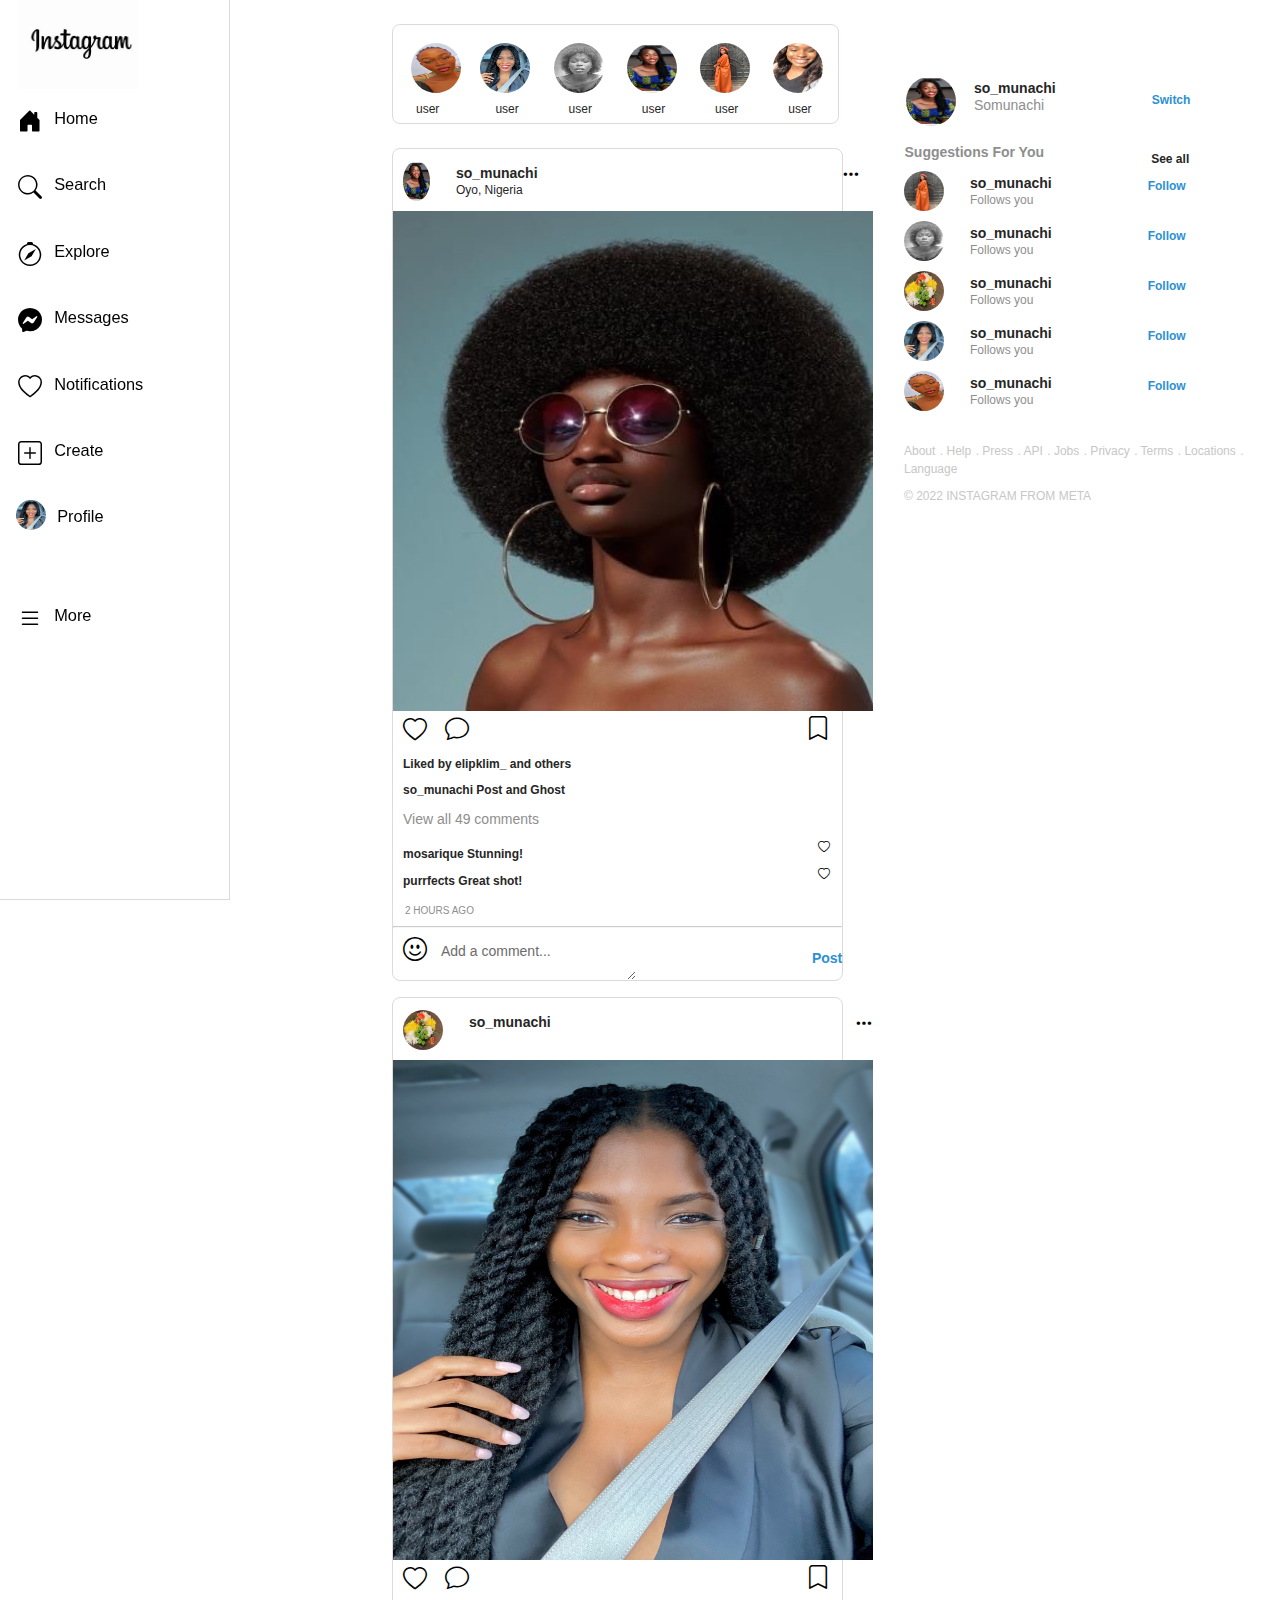
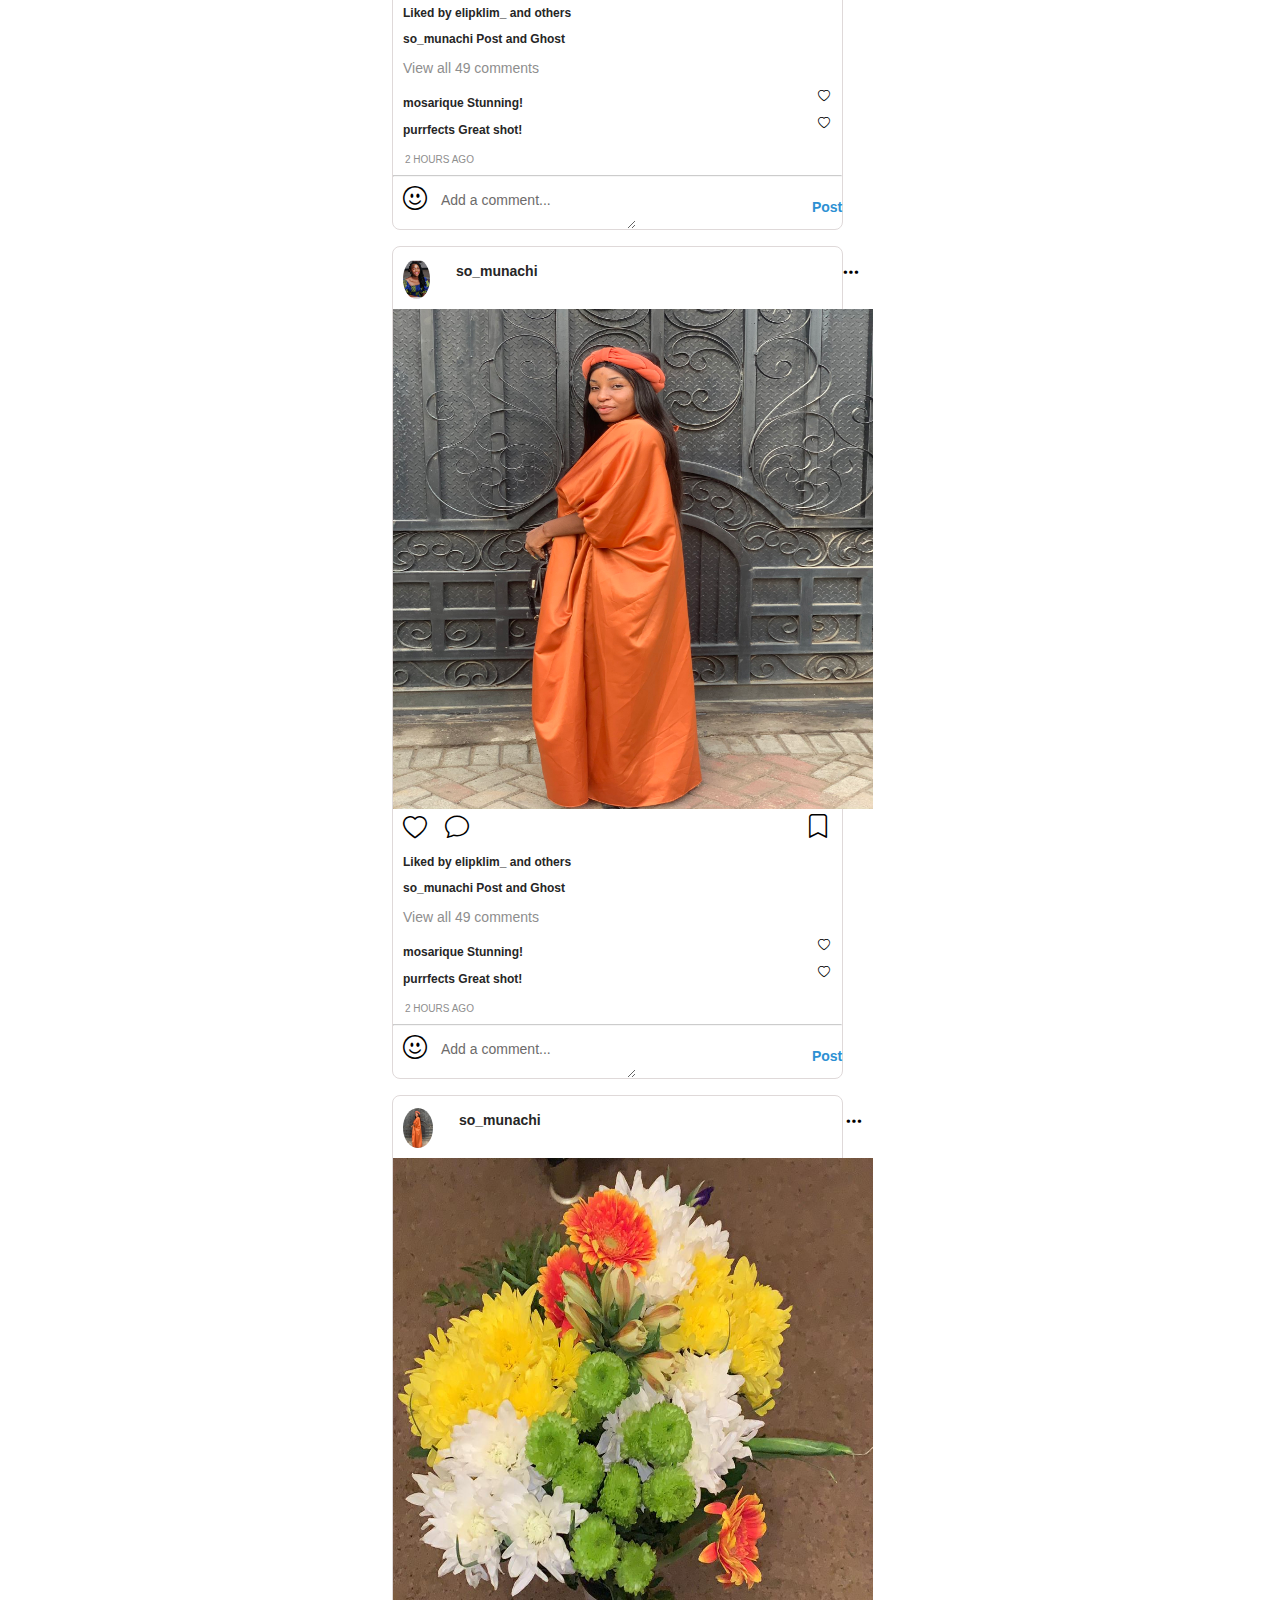
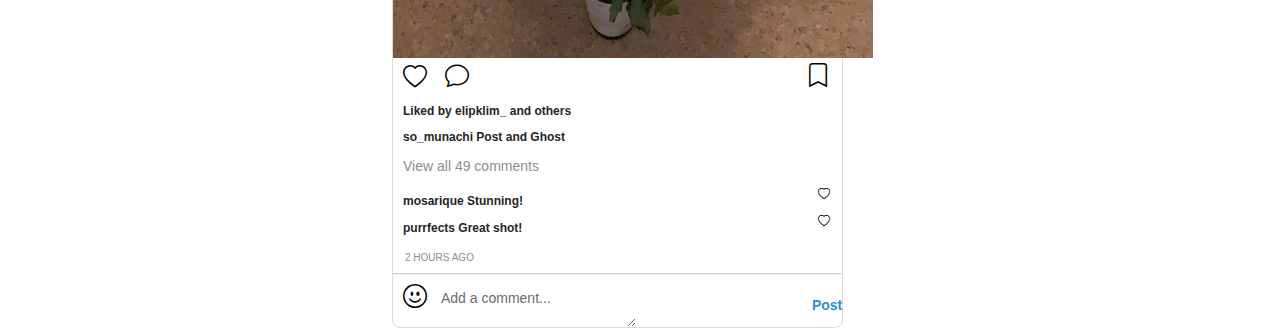
<file: index.html>
<!DOCTYPE html>
<html lang="en">
<head>
    <meta charset="UTF-8">
    <meta http-equiv="X-UA-Compatible" content="IE=edge">
    <meta name="viewport" content="width=device-width, initial-scale=1.0">
    <title>Document</title>
    <link rel="stylesheet" href="insta.css">
    <link rel="stylesheet" href="https://cdn.jsdelivr.net/npm/bootstrap-icons@1.5.0/font/bootstrap-icons.css">
    <link rel="stylesheet" href="https://cdnjs.cloudflare.com/ajax/libs/font-awesome/6.2.1/css/all.min.css" integrity="sha512-MV7K8+y+gLIBoVD59lQIYicR65iaqukzvf/nwasF0nqhPay5w/9lJmVM2hMDcnK1OnMGCdVK+iQrJ7lzPJQd1w==" crossorigin="anonymous" referrerpolicy="no-referrer" />
</head>
<body>
    <div class="container">

            <nav>
                <img src="assets\insta-logo.jpg" alt="" class="insta-logo">
                
                <div class="insta-icons">
                    
                    <div class="nav-icon">
                        <i class="bi bi-house-door-fill"></i>
                        <h3>Home</h3>
                    </div>
                    
                    <div class="nav-icon">
                        <i class="bi bi-search"></i>
                        <h3>Search</h3>
                    </div>
    
                    <div class="nav-icon">
                        <i class="bi bi-compass"></i>
                        <h3>Explore</h3>
                    </div>
    
                    <div class="nav-icon">
                        <i class="bi bi-messenger"></i>
                        <h3>Messages</h3>
                    </div>
    
                    <div class="nav-icon">
                        <i class="bi bi-heart"></i>
                        <h3>Notifications</h3>
                    </div>
    
                    <div class="nav-icon">
                        <i class="bi bi-plus-square"></i>
                        <h3>Create</h3>
                    </div>
                    
                    <div class="nav-icon">
                       <img src="assets\IMG_3364.JPG" alt="" class="nav-profile" style=" width:30px; height:30px;">
                        <h3>Profile</h3>
                    </div>
    
                    <div class="nav-icon nav-more">
                        <i class="bi bi-list"></i>
                        <h3>More</h3>
                    </div>
    
                   
    
                </div>
    
            </nav>
    <!-- sidebar ends  -->

        
        <div class="feed-followers">
            <!-- middle begins here  -->
            <div class="middle">
                <header>
                    <div class="gradient-box">
                        <img src="assets\IMG_6758.JPG" alt="" class="header-img header-img1">
                        <a href="#" class="user-location header-username">user</a>
                    </div>
                    <div class="gradient-box">
                        <img src="assets\IMG_3364.JPG" alt="" class="header-img">
                        <a href="#" class="user-location header-username">user</a>
                    </div>
                    <div class="gradient-box">
                        <img src="assets\ENWS8576.JPG" alt="" class="header-img">
                        <a href="#" class="user-location header-username">user</a>
                    </div>
                    <div class="gradient-box">
                        <img src="assets\IMG_2573.JPG" alt="" class="header-img"> 
                        <a href="#" class="user-location header-username">user</a>
                    </div>
                    <div class="gradient-box">
                        <img src="assets\IMG_1518.JPG" alt="" class="header-img">
                        <a href="#" class="user-location header-username">user</a>
                    </div>
                    <div class="gradient-box">
                        <img src="assets\GUIX9376.JPG" alt="" class="header-img"> 
                        <a href="#" class="user-location header-username">user</a>
                    </div>  
                </header>
                        <!-- header ends  -->
    
                <div class="updates">
                    <div class="column">
                        <div class="profile-details">
                            <img src="assets\IMG_2573.JPG" alt="" class="profile-image">
    
                            <div class="profile-name">
                                <a href="" class="user-name">so_munachi</a>
                                <a href="" class="user-location">Oyo, Nigeria</a>
                            </div>
    
                            <div class="three-dots">
                                <i class="bi bi-three-dots"></i>
                            </div>
    
                        </div>
    
                        <div class="feed-image">
                            <img src="assets\IMG_5425.JPG" alt="" style="width:480px; height:500px">
                        </div>
    
                        <div class="feed-icons">
                            <div class="like-send-comment">
                                <i class="bi bi-heart like"></i>
                                <i class="bi bi-chat comment"></i>
                                <i class="fa-regular fa-paper-plane send"></i>
    
                            </div>
    
                            <div class="save-div">
                                <i class="bi bi-bookmark save"></i>
                            </div>
                        </div class=likes-and-comments>
                        <p class="post-like">Liked by <b>elipklim_</b> and <b>others</b></p>
                        <p class="post-like"> <b>so_munachi</b> Post and Ghost </p>

                        <p class="post-comment">View all 49 comments</p>

                       <div class="post-comment1">
                         <p class="post-like"> <b>mosarique</b> Stunning!</p>
                         <i class="bi bi-heart like-comment"></i>
                        </div>
                        <div class="post-comment1">
                            <p class="post-like"> <b>purrfects</b> Great shot!</p>
                            <i class="bi bi-heart like-comment"></i>
                        </div>
                        <div class="time">
                            <p class="time">2 HOURS AGO</p>
                        </div>

                        <hr>
                        <div class="add-comment" style="display: flex;">
                            <i class="bi bi-emoji-smile"></i>
                            <textarea name="comment-text" id="comment-text" cols="30" rows="1">Add a comment...</textarea>
                            <div class="post">
                                <p class="blue-text post-text">Post</p>
                            </div>
                        </div>
    
                    </div>
                </div>
    
                <!-- update 2 begins  -->
                <div class="updates">
                    <div class="column">
                        <div class="profile-details">
                            <img src="assets/MZXU1939.JPG" alt="" class="profile-image">
    
                            <div class="profile-name">
                                <a href="" class="user-name">so_munachi</a>
                             
                            </div>
    
                            <div class="three-dots">
                                <i class="bi bi-three-dots"></i>
                            </div>
    
                        </div>
    
                        <div class="feed-image">
                            <img src="assets/IMG_3364.JPG" alt="" style="width:480px; height:500px">
                        </div>
    
                        <div class="feed-icons">
                            <div class="like-send-comment">
                                <i class="bi bi-heart like"></i>
                                <i class="bi bi-chat comment"></i>
                                <i class="fa-regular fa-paper-plane send"></i>
    
                            </div>
    
                            <div class="save-div">
                                <i class="bi bi-bookmark save"></i>
                            </div>
                        </div class=likes-and-comments>
                        <p class="post-like">Liked by <b>elipklim_</b> and <b>others</b></p>
                        <p class="post-like"> <b>so_munachi</b> Post and Ghost </p>

                        <p class="post-comment">View all 49 comments</p>

                       <div class="post-comment1">
                         <p class="post-like"> <b>mosarique</b> Stunning!</p>
                         <i class="bi bi-heart like-comment"></i>
                        </div>
                        <div class="post-comment1">
                            <p class="post-like"> <b>purrfects</b> Great shot!</p>
                            <i class="bi bi-heart like-comment"></i>
                        </div>
                        <div class="time">
                            <p class="time">2 HOURS AGO</p>
                        </div>

                        <hr>
                        <div class="add-comment" style="display: flex;">
                            <i class="bi bi-emoji-smile"></i>
                            <textarea name="comment-text" id="comment-text" cols="30" rows="1">Add a comment...</textarea>
                            <div class="post">
                                <p class="blue-text post-text">Post</p>
                            </div>
                        </div>
    
                    </div>
                </div>
                    <!-- update 2 ends  -->
    
                    <!-- update 3 begins  -->
    
                    <div class="updates">
                        <div class="column">
                            <div class="profile-details">
                                <img src="assets\IMG_2573.JPG" alt="" class="profile-image">
        
                                <div class="profile-name">
                                    <a href="" class="user-name">so_munachi</a>
                                
                                </div>
        
                                <div class="three-dots">
                                    <i class="bi bi-three-dots"></i>
                                </div>
        
                            </div>
        
                            <div class="feed-image">
                                <img src="assets/IMG_1518.JPG" alt="" style="width:480px; height:500px">
                            </div>
        
                            <div class="feed-icons">
                                <div class="like-send-comment">
                                    <i class="bi bi-heart like"></i>
                                    <i class="bi bi-chat comment"></i>
                                    <i class="fa-regular fa-paper-plane send"></i>
        
                                </div>
        
                                <div class="save-div">
                                    <i class="bi bi-bookmark save"></i>
                                </div>
                            </div class=likes-and-comments>
                            <p class="post-like">Liked by <b>elipklim_</b> and <b>others</b></p>
                            <p class="post-like"> <b>so_munachi</b> Post and Ghost </p>

                            <p class="post-comment">View all 49 comments</p>

                           <div class="post-comment1">
                             <p class="post-like"> <b>mosarique</b> Stunning!</p>
                             <i class="bi bi-heart like-comment"></i>
                            </div>
                            <div class="post-comment1">
                                <p class="post-like"> <b>purrfects</b> Great shot!</p>
                                <i class="bi bi-heart like-comment"></i>
                            </div>
                            <div class="time">
                                <p class="time">2 HOURS AGO</p>
                            </div>

                            <hr>
                            <div class="add-comment" style="display: flex;">
                                <i class="bi bi-emoji-smile"></i>
                                <textarea name="comment-text" id="comment-text" cols="30" rows="1">Add a comment...</textarea>
                                <div class="post">
                                    <p class="blue-text post-text">Post</p>
                                </div>
                            </div>
                            
        
                        </div>
                    </div>
                    <!-- update 3 ends  -->
    
                    <!-- update 4 begins  -->
                    <div class="updates">
                        <div class="column">
                            <div class="profile-details">
                                <img src="assets\IMG_1518.JPG" alt="" class="profile-image">
        
                                <div class="profile-name">
                                    <a href="" class="user-name">so_munachi</a>
                                
                                </div>
        
                                <div class="three-dots">
                                    <i class="bi bi-three-dots"></i>
                                </div>
        
                            </div>
        
                            <div class="feed-image">
                                <img src="assets/MZXU1939.JPG" alt="" style="width:480px; height:500px">
                            </div>
        
                            <div class="feed-icons">
                                <div class="like-send-comment">
                                    <i class="bi bi-heart like"></i>
                                    <i class="bi bi-chat comment"></i>
                                    <i class="fa-regular fa-paper-plane send"></i>
        
                                </div>
        
                                <div class="save-div">
                                    <i class="bi bi-bookmark save"></i>
                                </div>
        
                            </div class=likes-and-comments>
                            <p class="post-like">Liked by <b>elipklim_</b> and <b>others</b></p>
                            <p class="post-like"> <b>so_munachi</b> Post and Ghost </p>

                            <p class="post-comment">View all 49 comments</p>

                           <div class="post-comment1">
                             <p class="post-like"> <b>mosarique</b> Stunning!</p>
                             <i class="bi bi-heart like-comment"></i>
                            </div>
                            <div class="post-comment1">
                                <p class="post-like"> <b>purrfects</b> Great shot!</p>
                                <i class="bi bi-heart like-comment"></i>
                            </div>
                            <div class="time">
                                <p class="time">2 HOURS AGO</p>
                            </div>

                            <hr>
                            <div class="add-comment" style="display: flex;">
                                <i class="bi bi-emoji-smile"></i>
                                <textarea name="comment-text" id="comment-text" cols="30" rows="1">Add a comment...</textarea>
                                <div class="post">
                                    <p class="blue-text post-text">Post</p>
                                </div>
                            </div>
                        </div>
                    </div>
    
                    <!-- update 4 ends  -->
               
               
                </div>
                 <!-- middle ends here  -->
                <!-- followers sect begins  -->
    
                <div class="followers">
                   <div class="personal-profile-info">
                    <div class="profile-info">
                        <img src="assets\IMG_2573.JPG" alt="" class="header-img">
                    </div>
                    <div class="profile-name">
                        <a href="" class="user-name">so_munachi</a>
                        <a href="" class="user-name followers-username">Somunachi</a>
                    </div>
                    <div class="blue">
                        <a href="#" class="blue-text">Switch</a>
                    </div>
                </div>
                <!-- paste here  -->
                <div class="suggestion-div">
                    <div class="suggestions suggestions1">
                        <h4 class="grey">Suggestions For You</h4> 
                        <a href="#" class="see-all">See all</a>
                    </div>

                    <div class="suggestions suggestions2">
                        <img src="assets/IMG_1518.JPG" alt="" class="profile-image">
                        <div class="profile-name">
                            <a href="" class="user-name">so_munachi</a>
                            <a href="" class="user-location grey-small">Follows you</a>
                        </div>
                        <a href="#" class="blue-text blue-text1">Follow</a>
                    </div>

                    <div class="suggestions suggestions2">
                        <img src="assets/ENWS8576.JPG" alt="" class="profile-image">
                        <div class="profile-name">
                            <a href="" class="user-name">so_munachi</a>
                            <a href="" class="user-location grey-small">Follows you</a>
                        </div>
                        <a href="#" class="blue-text blue-text1">Follow</a>
                    </div>

                    <div class="suggestions suggestions2">
                        <img src="assets/MZXU1939.JPG" alt="" class="profile-image">
                        <div class="profile-name">
                            <a href="" class="user-name">so_munachi</a>
                            <a href="" class="user-location grey-small">Follows you</a>
                        </div>
                        <a href="#" class="blue-text blue-text1">Follow</a>
                    </div>

                    <div class="suggestions suggestions2">
                        <img src="assets/IMG_3364.JPG" alt="" class="profile-image">
                        <div class="profile-name">
                            <a href="" class="user-name">so_munachi</a>
                            <a href="" class="user-location grey-small">Follows you</a>
                        </div>
                        <a href="#" class="blue-text blue-text1">Follow</a> 
                    </div>

                    <div class="suggestions suggestions2">
                        <img src="assets/IMG_6758.JPG" alt="" class="profile-image">
                        <div class="profile-name">
                            <a href="" class="user-name">so_munachi</a>
                            <a href="" class="user-location grey-small">Follows you</a>
                        </div>
                        <a href="#" class="blue-text blue-text1 last-blue-text">Follow</a>
                    </div>
                    <div class="footer">
                        <a href="#" class="footer-link">About</a>
                        <a href="#" class="footer-link">. Help</a>
                        <a href="#" class="footer-link">. Press</a>
                        <a href="#" class="footer-link">. API</a>
                        <a href="#" class="footer-link">. Jobs</a>
                        <a href="#" class="footer-link">. Privacy</a>
                        <a href="#" class="footer-link">. Terms</a>
                        <a href="#" class="footer-link">. Locations</a>
                        <a href="#" class="footer-link">.<br> Language</a>
                    
                        <p class="footer-link">© 2022 INSTAGRAM FROM META</p>
                    </div>

                </div>
                   </div>
                
           
         <!-- followers sect ends  -->

        </div>
        </div>
           
       
        
    </div>
</body>
</html>
</file>
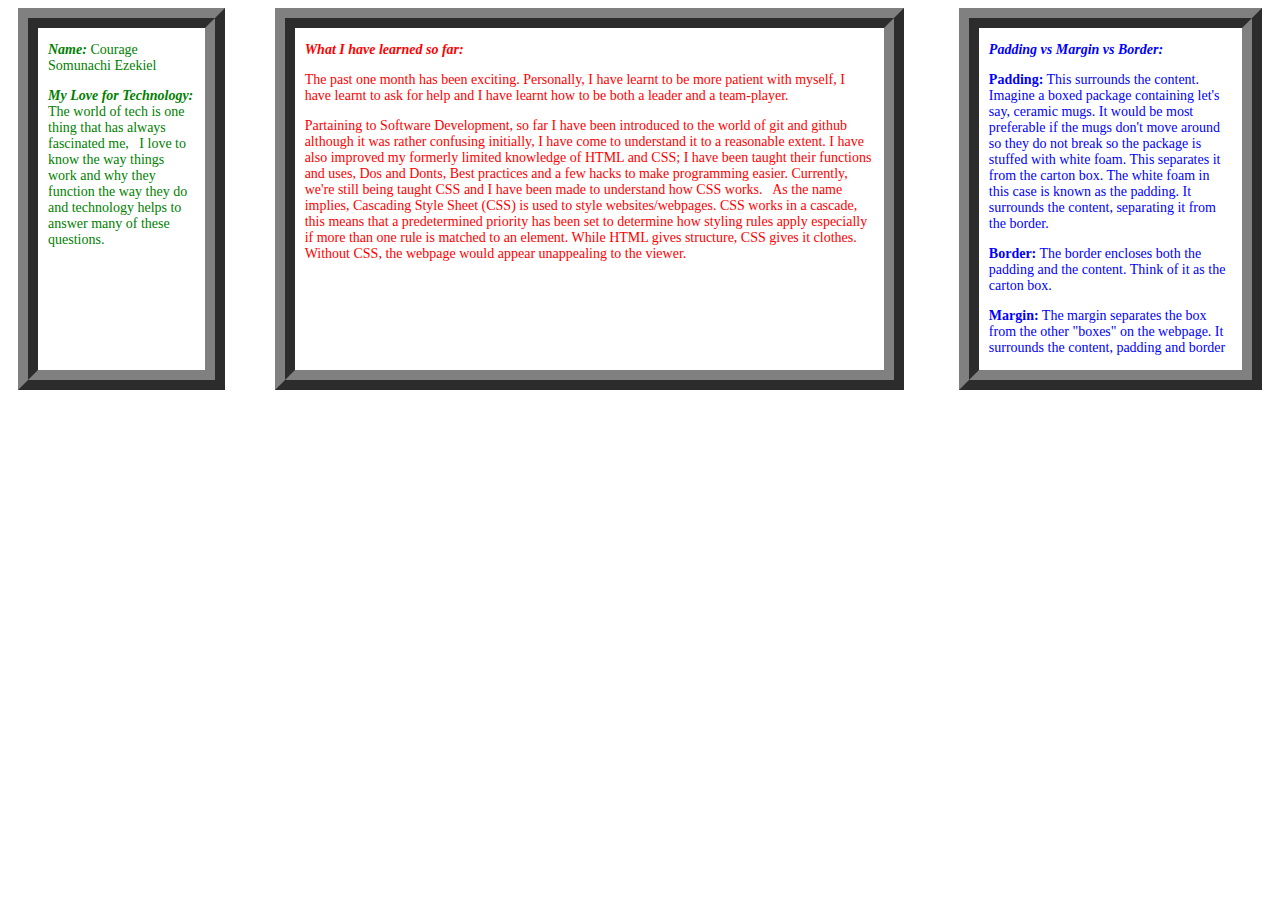
<file: cssproperties.html>
<!DOCTYPE html>
<html lang="en">
<head>
    <meta charset="UTF-8">
    <meta http-equiv="X-UA-Compatible" content="IE=edge">
    <meta name="viewport" content="width=device-width, initial-scale=1.0">
    <title>CSS Properties</title>
    <style>
        body {
            background-color:white;
            display: flex;

        }
        h1 {
            font-size:18px;
        }
        p {
            font-size: 14px;
        }
        p.firstsection {
            color: green;

        }
        p.secondsection {
            color: red;
        }
        p.thirdsection {
            color: blue;
        }
        section.firstsection {
            border: 20px ridge grey;
            margin-right: 50px;
            margin-left: 10px;
            padding: 0px 10px;

        }
        section.secondsection {
            border: 20px ridge grey;
            margin-right: 5px;
            padding: 0px 10px;
           
        }

        section.thirdsection {
            border: 20px ridge grey;
            margin-right: 10px;
            margin-left: 50px;
            padding: 0px 10px;
        }

    </style>
</head>
<body>
    <section class="firstsection">
        <!-- <h1>First Section</h1> -->
        <p class="firstsection"><b><i>Name:</i></b> Courage Somunachi Ezekiel</p>
        <p class="firstsection"><b><i>My Love for Technology:</i></b> The world of tech is one thing that has always fascinated me, &nbsp; I love to know the way things work and why they function the way they do and technology helps to answer many of these questions.</p>
    </section>
    
    <section class="secondsection">
        <!-- <h1>Second Section</h1> -->
        <p class="secondsection"><b><i>What I have learned so far: </i></b></p>
        <p class="secondsection"> The past one month has been exciting. Personally, I have learnt to be more patient with myself, I have learnt to ask for help and I have learnt how to be both a leader and a team-player. </p> 
           <p class="secondsection"> Partaining to Software Development, so far I have been introduced to the world of git and github although it was rather confusing initially, I have come to understand it to a reasonable extent. I have also improved my formerly limited knowledge of HTML and CSS; I have been taught their functions and uses, Dos and Donts, Best practices and a few hacks to make programming easier. 
            Currently, we're still being taught CSS and I have been made to understand how CSS works. 
            &nbsp;
            As the name implies, Cascading Style Sheet (CSS) is used to style websites/webpages. CSS works in a cascade, this means that a predetermined priority has been set to determine how styling rules apply especially if more than one rule is matched to an element. While HTML gives structure, CSS gives it clothes. Without CSS, the webpage would appear unappealing to the viewer.</i></b></p>
    </section>

    <section class="thirdsection">
        <!-- <h1>Third Section</h1> -->
        <p class="thirdsection"><b><i>Padding vs Margin vs Border:</i></b></p>
        <p class="thirdsection"><b>Padding:</b> This surrounds the content. Imagine a boxed package containing let's say, ceramic mugs. It would be most preferable if the mugs don't move around so they do not break so the package is stuffed with white foam. This separates it from the carton box.
            The white foam in this case is known as the padding. It surrounds the content, separating it from the border. </p>
        <p class="thirdsection"><b>Border:</b> The border encloses both the padding and the content. Think of it as the carton box.</p>
        <p class="thirdsection"><b>Margin:</b> The margin separates the box from the other "boxes" on the webpage. It surrounds the content, padding and border</p>
    </section>
</body>
</html>
</file>
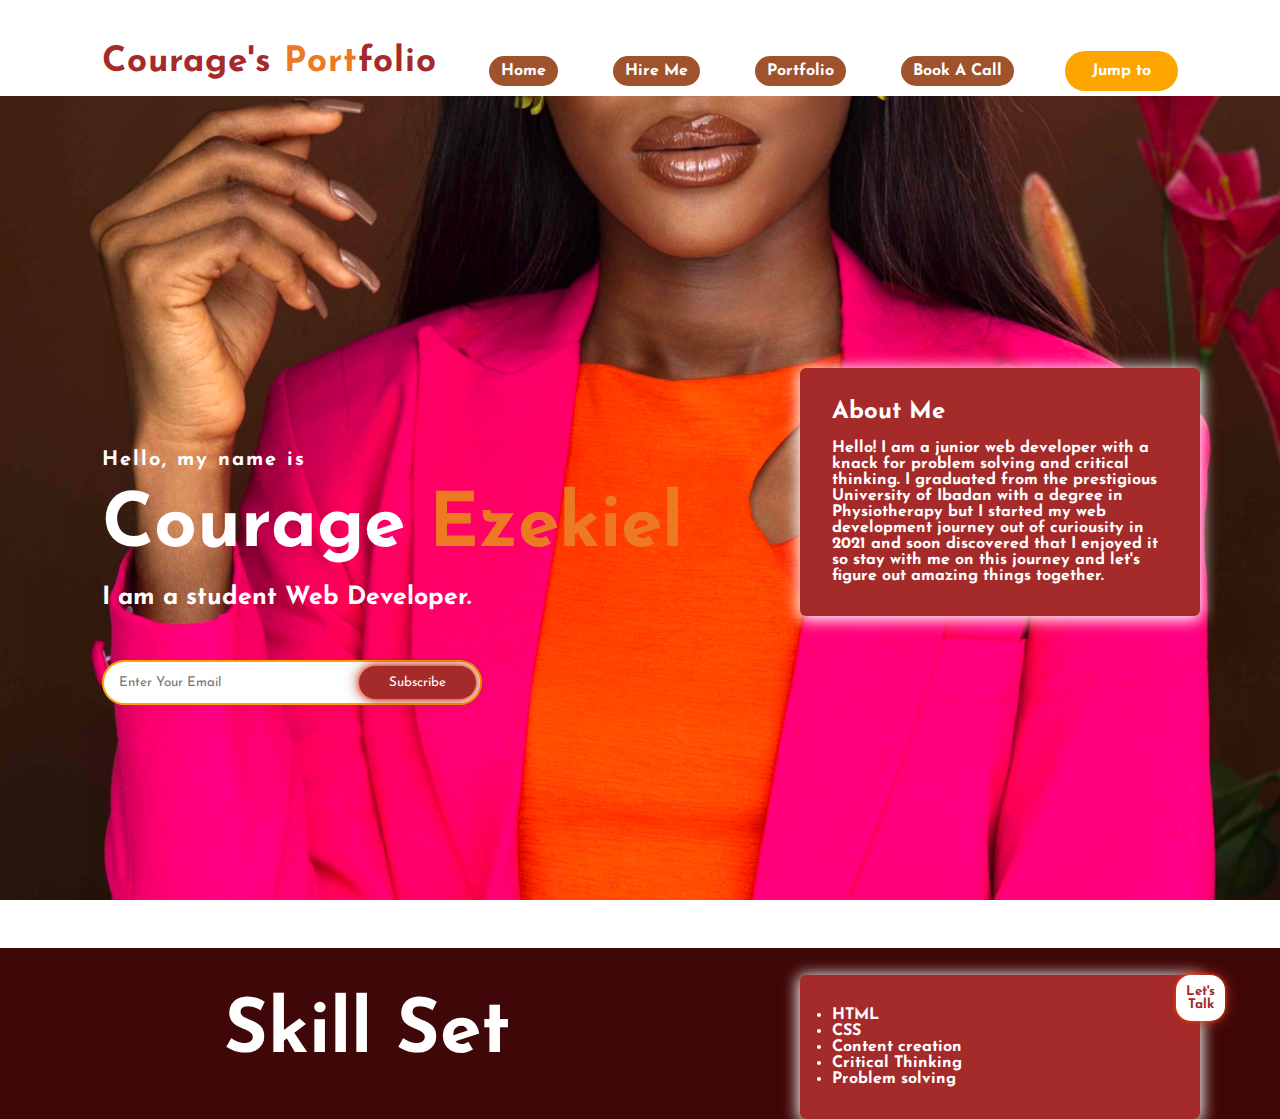
<file: firstportfolio.html>
<!DOCTYPE html>
<html lang="en">
<head>
    <meta charset="UTF-8">
    <meta http-equiv="X-UA-Compatible" content="IE=edge">
    <meta name="viewport" content="width=device-width, initial-scale=1.0">
    <title>Portfolio Website</title>
    <link rel="stylesheet" type="text/css"  href="assets\css\firstportfolio.css">
    <link rel="preconnect" href="https://fonts.googleapis.com">
    <link rel="preconnect" href="https://fonts.gstatic.com" crossorigin>
    <link href="https://fonts.googleapis.com/css2?family=Josefin+Sans:wght@200&display=swap" rel="stylesheet">
    <link rel="stylesheet" href="https://cdnjs.cloudflare.com/ajax/libs/font-awesome/6.2.1/css/all.min.css" integrity="sha512-MV7K8+y+gLIBoVD59lQIYicR65iaqukzvf/nwasF0nqhPay5w/9lJmVM2hMDcnK1OnMGCdVK+iQrJ7lzPJQd1w==" crossorigin="anonymous" referrerpolicy="no-referrer" />
    
</head>
<body>
    <!-- hero Section begins here -->
    <div class="hero">
        <nav>
            <h2 class="logo">Courage's <span>Port</span>folio</h2>
            <ul>
                <li><a href="#" class="navelements">Home</a></li>
                <li><a href="#" class="navelements">Hire Me</a></li>
                <li><a href="#" class="navelements">Portfolio</a></li>
                <li><a href="#" class="navelements">Book a call</a></li>
            </ul>
            <a href="#" class="btn">Jump to</a>
        </nav>

        <div class="content">
            <h4>Hello, my name is </h4>
            <h1>Courage<span> Ezekiel</span></h1>
            <h3>I am a student Web Developer. </h3>

            <div class="newsletter">
                <form action="">
                    <input type="email" name="email" id="mail" placeholder="Enter Your Email">
                    <input type="submit" name="submit" value="Subscribe">
                </form>
            </div>
        </div>
        <div class="aboutme">
            <h2 class="aboutmeheading">About Me</h2>
            <p>
                Hello! I am a junior web developer with a knack for problem solving and critical thinking. I graduated from the prestigious University of Ibadan with a degree in Physiotherapy but I started 
                my web development journey out of curiousity in 2021 and soon discovered that I enjoyed it so stay with me on this journey and let's figure out amazing things together. 
             </p>

        </div>
    </div>
    <!-- skill set section starts here -->
    <section class="skillset">
<div class="main">
    <div class="skillset">
        <h2 class="skillset">Skill Set</h2>
    </div>
<div class="skill-list">
    <ul>
        <li>HTML</li>
        <li>CSS</li>
        <li>Content creation</li>
        <li>Critical Thinking</li>
        <li>Problem solving</li>
    </ul>
</div>
<button type="button">Let's Talk</button>
</div>
    </section>
</body>
</html>
</file>
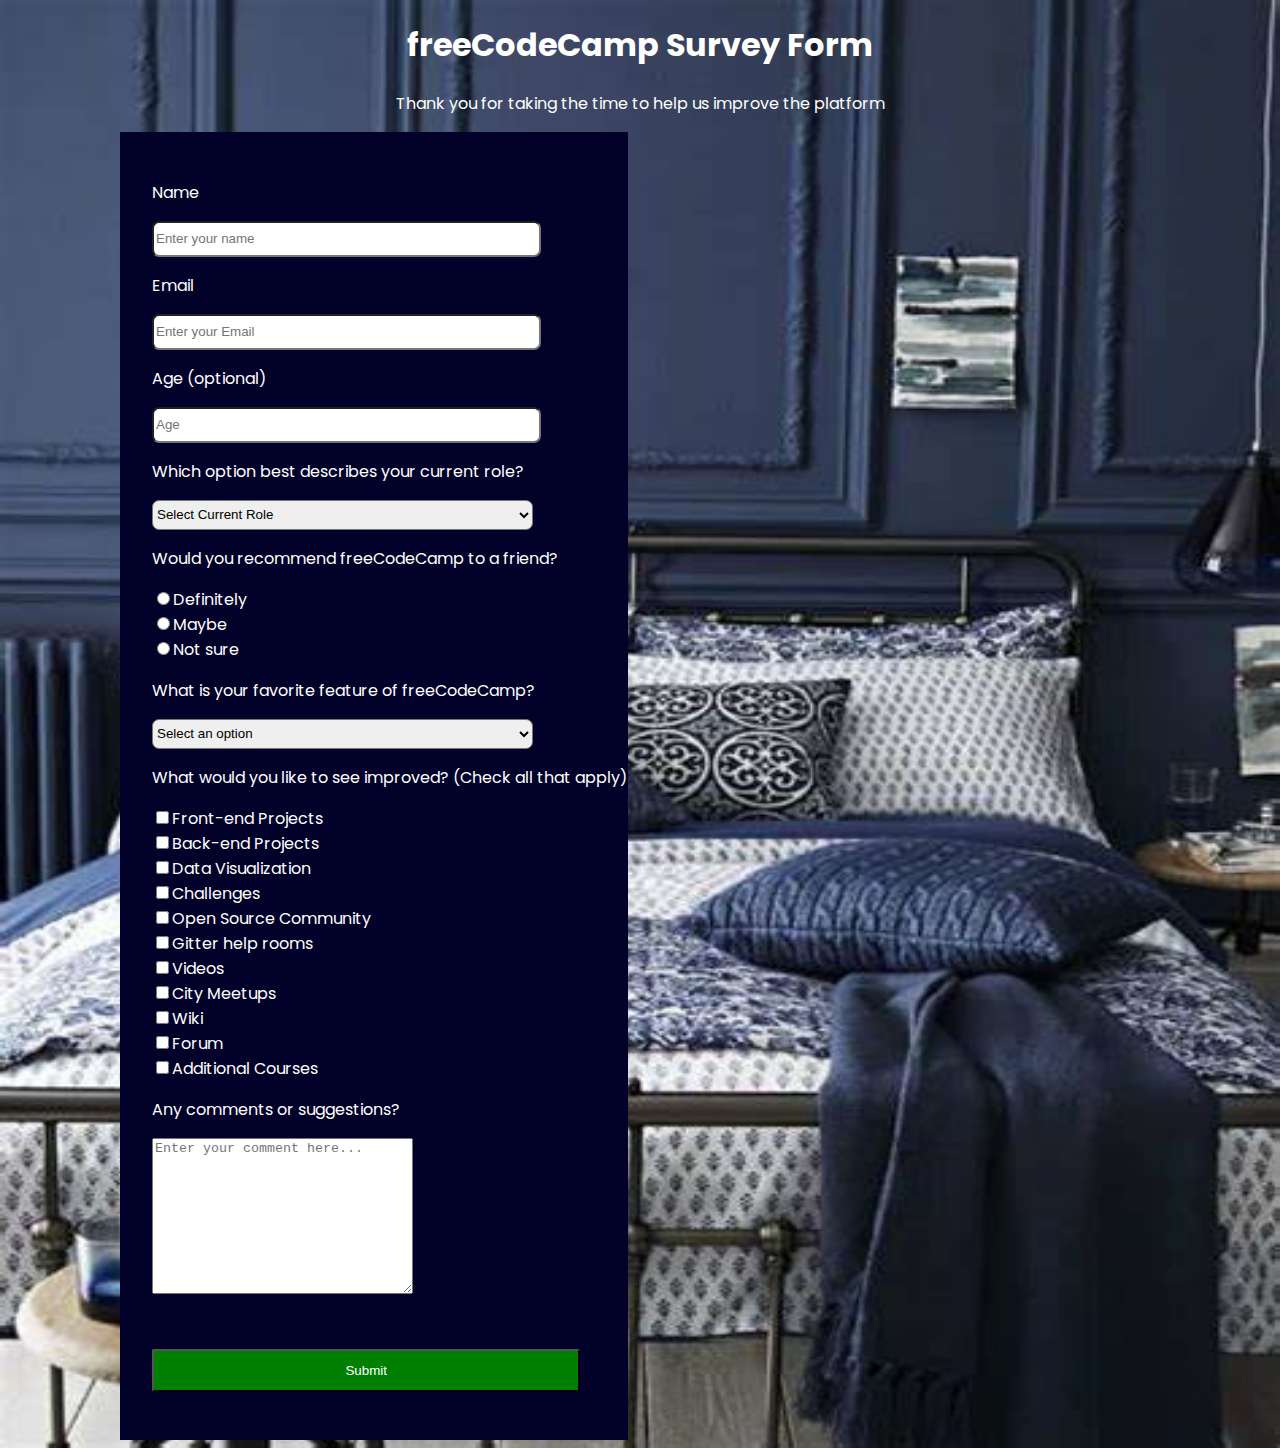
<file: freecodecampform.html>
<!DOCTYPE html>
<html lang="en">
<head>
    <meta charset="UTF-8">
    <meta http-equiv="X-UA-Compatible" content="IE=edge">
    <meta name="viewport" content="width=device-width, initial-scale=1.0">
    <title>freeCodeCamp Practice Form</title>
   <link rel="stylesheet" href="assets/formstyle.css">
</head>
<body>

       <div class="headings">
       
        <h1 id="title">freeCodeCamp Survey Form</h1>
        <p id="description">Thank you for taking the time to help us improve the platform </p>
       </div>
    <div class="container">
        <div id="wrapper">
        <form action="" id="survey-form">
            
            <div class="content firstcontent">
                <p>Name</p>
                <input class="enter" id="name" type="text" placeholder="Enter your name" required>
            </div>
            
            <div class="content">
                <p>Email</p>
                <input id="email" class="enter" type="email" placeholder="Enter your Email" required>
            </div>
           
            <div class="content">
                <p>Age (optional)</p>
                <input id="number" type="number" class="enter" max="80" placeholder="Age">
            </div>
            
            <div class="content"> 
                <p>Which option best describes your current role?</p>
                <select class="enter" id="selectrole"  name="role" required >
                <option value="disabled selected value">Select Current Role</option>
                <option value="student">Student</option>
                <option value="job">Full Time Job</option>
                <option value="learner">Full Time Learner</option>
                <option value="none">Pefer not to say</option>
                <option value="other">Other</option>
                </select> 
            </div>
            <div class="content">
                <p>Would you recommend freeCodeCamp to a friend?</p>
            <div><label for=""> <input type="radio" name="" id="definitely">Definitely</label></div>
            <div><label for=""> <input type="radio" name="" id="Maybe">Maybe</label></div>
            <div><label for=""> <input type="radio" name="" id="notsure">Not sure</label></div> 
            </div>
            
            <div class="content">
                <p>What is your favorite feature of freeCodeCamp?</p>
                <select class="enter" name="feature" id="favoritefeature" required>
                <option value="disabled selected value">Select an option</option>
                <option value="">Challenges</option>
                <option value="">Projects</option>
                <option value="">Community</option>
                <option value="">Open Sources</option>
                </select>
            </div>

            <div class="content">
                <p>What would you like to see improved? (Check all that apply)</p>
                <div><label for=""> <input type="checkbox" name="" value="Frontend">Front-end Projects</label></div>
                <div><label for=""> <input type="checkbox" name="" value="Backend">Back-end Projects</label></div>
                <div><label for=""> <input type="checkbox" name="" value="DataVisual">Data Visualization</label></div>
                <div><label for=""> <input type="checkbox" name="" value="Challenges">Challenges</label></div>
                <div><label for=""> <input type="checkbox" name="" value="opensource">Open Source Community</label></div>
                <div><label for=""> <input type="checkbox" name="" value="Gitter">Gitter help rooms</label></div>
                <div><label for=""> <input type="checkbox" name="" value="Videos">Videos</label></div>
                <div><label for=""> <input type="checkbox" name="" value="citymeetup">City Meetups</label></div>
                <div><label for=""> <input type="checkbox" name="" value="wiki">Wiki</label></div>
                <div><label for=""> <input type="checkbox" name="" value="forum">Forum</label></div>
                <div><label for=""> <input type="checkbox" name="" value="addcourses">Additional Courses</label></div>
            </div>

            <div class="content textarea">
                <p>Any comments or suggestions?</p>
               <textarea placeholder="Enter your comment here..." name="comment" class="text-area" cols="30" rows="10"></textarea>
            </div>

            <div class="content">
                   <button class="submitbtn" id="submit" type="submit">Submit</button> 
            </div>


        </form>
        </div>
    </div>
</body>
</html>
</file>
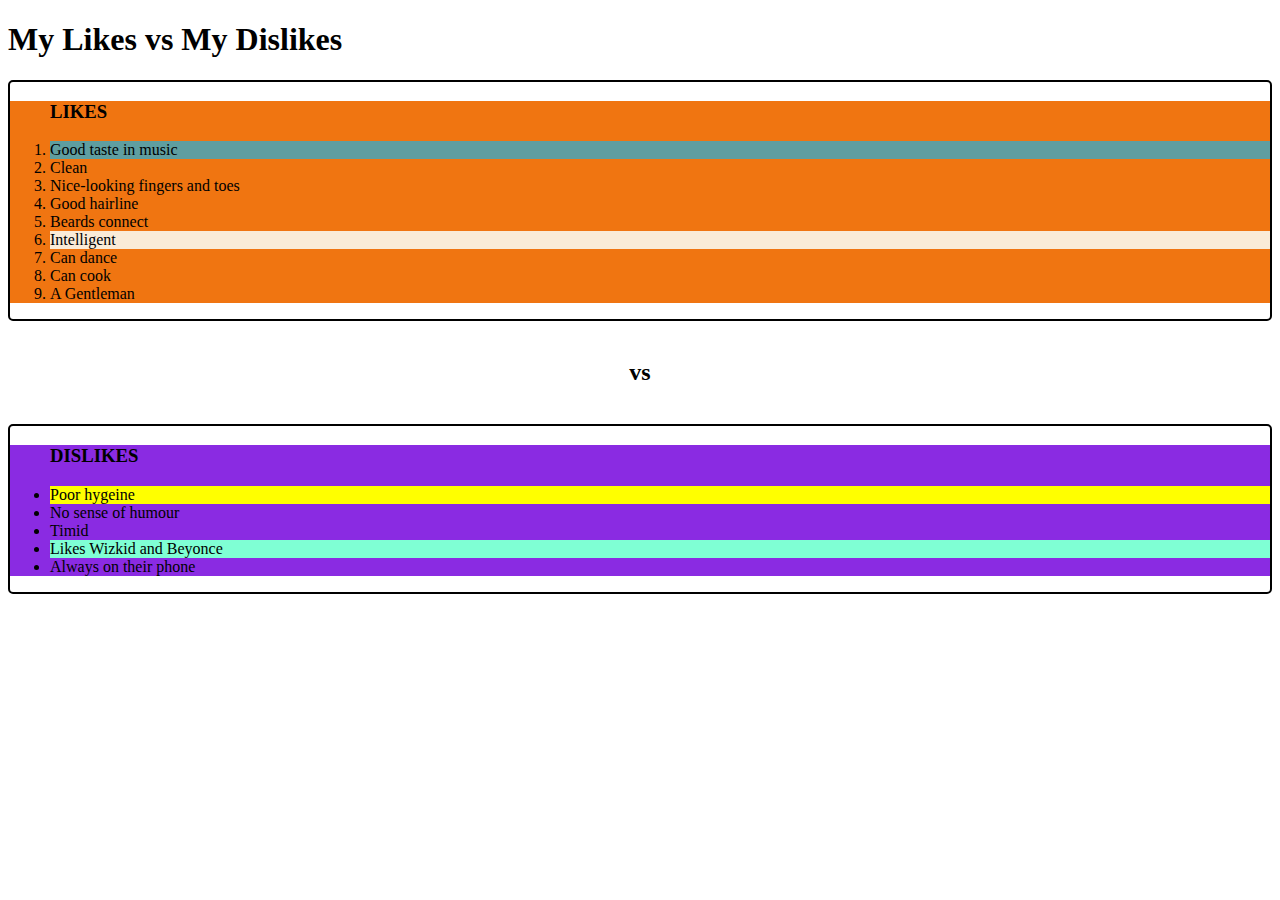
<file: likesanddislikes.html>
<!DOCTYPE html>
<html lang="en">
<head>
    <meta charset="UTF-8">
    <meta http-equiv="X-UA-Compatible" content="IE=edge">
    <meta name="viewport" content="width=device-width, initial-scale=1.0">
    <title>Likes and Dislikes</title>
    <style>
        .likes {
            background-color: aqua;
        }
        #mylikes {
            background-color: rgb(240, 117, 17);
        }
        .dislikes {
            background-color: blue;
        }
        #mydislikes {
            background-color: blueviolet;
        }
        .likeslist {
            background-color: brown;
        }
        #mylikeslist {
            background-color: cadetblue;
        }
        .dislikeslist {
            background-color: tomato;
        }
        #mydislikeslist {
            background-color: yellow;
        }
        div {
            border: 2px solid black;
            border-radius: 5px;
        }
    </style>
</head>
<body>
    
        <h1>My Likes vs My Dislikes</h1>
        <div>
    <ol class="likes" id="mylikes">
        <h3>LIKES</h3>
        <li class="likeslist" id="mylikeslist">Good taste in music</li>
        <li>Clean</li>
        <li>Nice-looking fingers and toes</li>
        <li>Good hairline </li>
        <li>Beards connect</li>
        <li style="background-color:antiquewhite">Intelligent</li>
        <li>Can dance</li>
        <li>Can cook</li>
        <li>A Gentleman</li>
    </ol>
    </div>
    
    <br>
    
        <h2 style="text-align:center">vs</h2>
    <br>
    <div>
    <ul class="dislikes" id="mydislikes">
        <h3>DISLIKES</h3>
        <li class="dislikeslist" id="mydislikeslist">Poor hygeine</li>
        <li>No sense of humour</li>
        <li>Timid</li>
        <li style="background-color:aquamarine">Likes Wizkid and Beyonce</li>
        <li>Always on their phone</li>
    </ul>
    </div>
</body>
</html>
</file>
<file: insta.css>
* {
   font-family: -apple-system, BlinkMacSystemFont, "Segoe UI", Roboto, Helvetica, Arial, sans-serif; 
   
}


.container {
    display: flex;
    flex-direction: row;
    height: 100vh;
    width: 100vw;
}

nav{
    width:18vw;
    height:100%;
    border: 1px solid rgb(223, 217, 217);
    margin-top: -10px;
    margin-left: -10px;
    padding-top: 0;
    position: fixed;

}

.insta-logo {
    width: 120px;
    height: 90px;
    margin-left: 1.2rem;
    margin-bottom: 1rem;

}

.insta-icons {
    margin-left: 1.2rem;
}

h3 {
    font-weight: 400;
    margin-top: -3px;
    padding-top: 3px;

}

.nav-profile {
    border: 1px solid transparent;
    border-radius: 50%;
    margin-top: -8px;
    margin-right: 10px;
    margin-left: -3px;
}

.nav-icon {
    display: flex;
    font-size: 14px;
    line-height: 18px;
    vertical-align: baseline;
    letter-spacing: normal;
    word-spacing: 0px;
    margin-bottom: 2rem;
}

.bi {
    font-size: 24px;
    margin-right: 12px;

}

.nav-more{
    margin-top: 4rem;
}

.middle{
    width: 60vw;
    height: 100vh;
    display: flex;
    flex-direction: column;
    margin-left: 24rem;
    margin-right: 1rem;

}

header {
    display: flex;
    width: 58%;
    border: 1px solid rgb(223, 217, 217);
    border-radius: 8px;
    margin-bottom: 1.5rem;
    margin-top: 1rem;
    justify-content: space-evenly;

}

.gradient-box {
    border-width: 6px;
    border-style: solid;
    border-color: transparent;
}

.header-img {
    width: 50px;
    height: 50px;
    margin-top:10px;
    border-radius: 50%;
    border: 2px solid transparent;
    background: linear-gradient(white, white)padding-box, linear-gradient(to right (red, yellow, purple))border-box;
   
}


.header-img1{
    margin-left: 10px;
}

.header-username{
  margin-left: 17px;
}

.updates {
    width: 58.5%;
    height: 1200px;
    border: 1px solid rgb(223, 217, 217);
    border-radius: 8px;
    margin-bottom: 1rem;
}

.profile-details {
    display: flex;
    justify-content: space-between;
}

.profile-image{
    width: 40px;
    height: 40px;
    border-radius: 50%;
    padding: 10px;
    margin-top: 2px;
}

.profile-name {
    display: flex;
    flex-direction: column;
    padding-top: 12px;
    padding-left: 2px;
}

.user-name{
    text-decoration: none;
    font-size: 14px;
    font-weight: 600;
    color: #262626;
    font-family: 'Segoe UI', Tahoma, Geneva, Verdana, sans-serif;
    padding-bottom: 3px;
}

.user-location {
    color: #262626;
    text-decoration: none;
    font-size: 12px;
    font-weight: 400;
}

.three-dots {
    display: flex;
    justify-content:center;
    align-items: center;
    margin-top: -10px;
}

.bi-three-dots {
    font-size: 18px;
    margin-left: 19rem;
}

.feed-icons {
    display: flex;
    justify-content: space-between;
    font-size: 24px;
}

.like-send-comment{
    display: flex;
    justify-content:baseline;
}

.send {
    font-weight: 200;
    padding-top: 6px;

}

.comment{
    margin-right: 18px;
}

.like {
    padding-top: 2px;
    margin-left: 10px;
    margin-right: 18px;
}

.feed-followers {
    display: flex;
}

.followers {
    position: absolute;
    width:400px;
    height: 100vh;
    
    margin-left: 56rem;
    margin-top: 3.5rem;
    margin-right: 0;
    padding-right: 0;
    /* border: 1px solid black; */
}

.personal-profile-info {
    display: flex;
}

/* .profile-info {
    margin-left: ;
} */

.profile-name{
    padding-left: 1rem;
    line-height: 14px;
    margin-top: 5px;
}

.followers-username{
    color: #8e8e8e;
    font-size: 14;
    font-weight: 400;
}

.blue {
    margin-left: 6rem;
    margin-top: 1.6rem;
}

.blue-text {
    text-decoration: none;
    color: #2d90d3;
    font-size: 12px;
    font-weight: 600;
}

.suggestions-div {
    margin-top: 30rem;
    padding-top: 20rem;
    
}

.suggestions {
    display: flex;
    margin-left: -10px;
    line-height: 2px;
}

.suggestions1 {
    margin-left: 0.5px;
}

.suggestions2 {
    margin-top: -12px;
}

.grey {
    font-size: 14px;
    font-weight: 600;
    color: #8e8e8e;
}

.see-all {
    font-size: 12px;
    color: #262626;
    font-weight: 600;
    text-decoration: none;
    margin-left: 6.7rem;
    margin-top: 1.6rem;

}

.blue-text1{
    margin-left: 6rem;
    margin-top: 1.6rem;   
}

.grey-small {
    color: #8e8e8e;
    font-size: 12px;
    font-weight: 400;
}

.footer {
    margin-top: 20px;
}

.footer-link {
    color: #c7c7c7;
    font-size: 12px;
    font-weight: 400;
    text-decoration: none;
}

.post-like {
    margin-left: 10px;
    color: #262626;
    font-size: 12px;
    font-weight: 600;
}

.post-comment {
    margin-left: 10px;
    color: #8e8e8e;
    font-size: 14px;
    font-weight: 400;
}

.post-comment1{
    display: flex;
    justify-content: space-between;
    line-height: 3px;
}

.like-comment {
    font-size: 12px;
}

.time {
    color: #8e8e8e;
    font-size: 10px;
    font-weight: 400;
    margin-left: 6px;
}

.bi-emoji-smile {
    font-size: 24px;
    font-weight: 400;
    margin-left: 10px;
}

textarea{
    font-size: 14px;
    font-family: 400;
    color: #6d6b6b;
    border: transparent;
    margin-top: 5px;
}

.post-text {
    margin-left: 11rem;
    font-size: 14px;
    font-weight: 600;
}

hr {
   opacity: 0.5;
}
</file>
<file: assets/formstyle.css>
@import url('https://fonts.googleapis.com/css?family=Poppins:200i,400&display=swap');

body{
    font-family: 'Poppins', sans-serif;
    font-weight: 2rem;
    background-image:url(images/blue.jpg);
    background-repeat: no-repeat;
    background-size: 100% 100%;

}

.container {
background-color: rgb(1, 1, 41);
margin-left: 7rem;
margin-right: 7rem;
max-width: fit-content;
justify-items: center;
}

p {
color: white;
}

#description {
    color: white;
}

label {
    color: white;
}

.content {
    margin-left: 2rem;
}

div.firstcontent {
    padding-top: 2rem;
}

#title {
    color: white;
}

.headings {
    text-align: center;
}

.submitbtn {
    width: 90%;
    padding: 0.75rem;
    background-color: green;
    border-radius: 2px;
    cursor: pointer;
    color: white;
    margin-bottom: 3rem;
    margin-right: 10px;
}

div .textarea {
    margin-bottom: 3rem;
    width: 100%;
}

.enter {
    width: 80%;
    height: 30px;
    border-radius: 7px;
}
</file>
